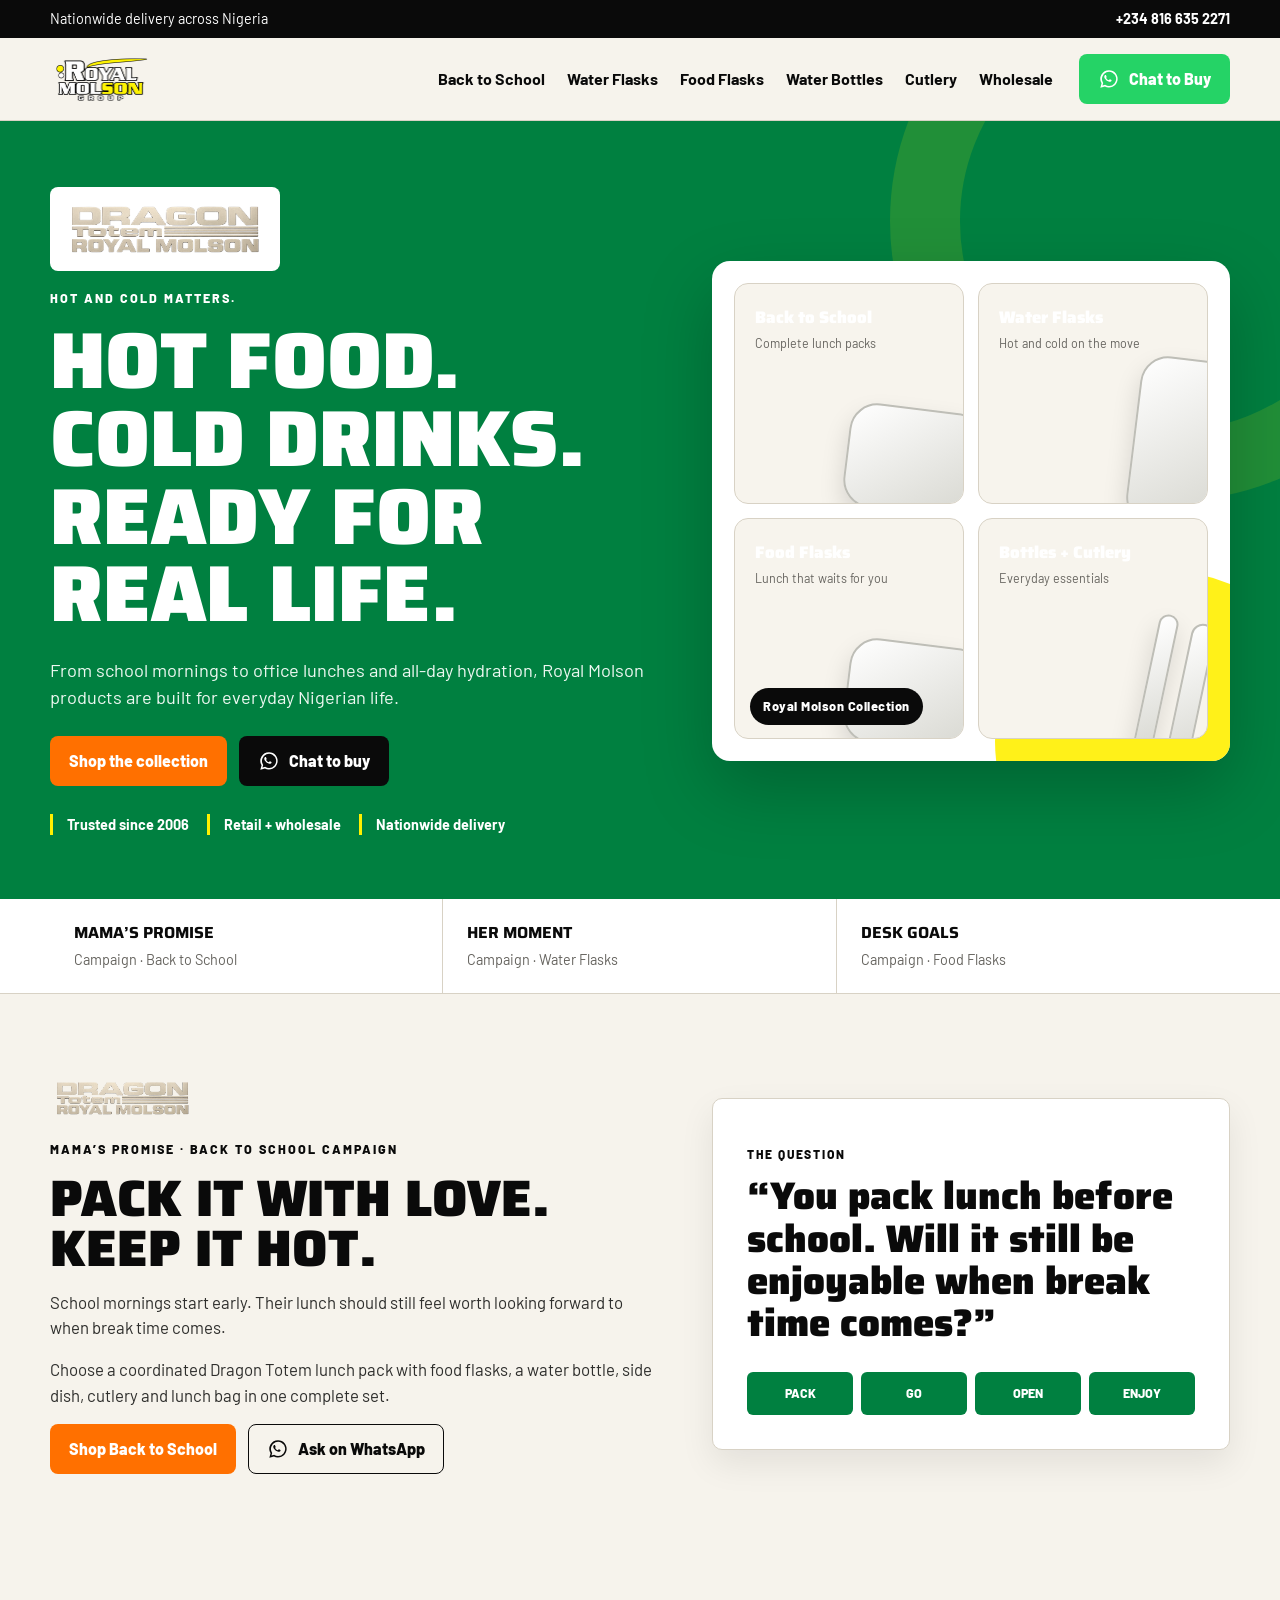
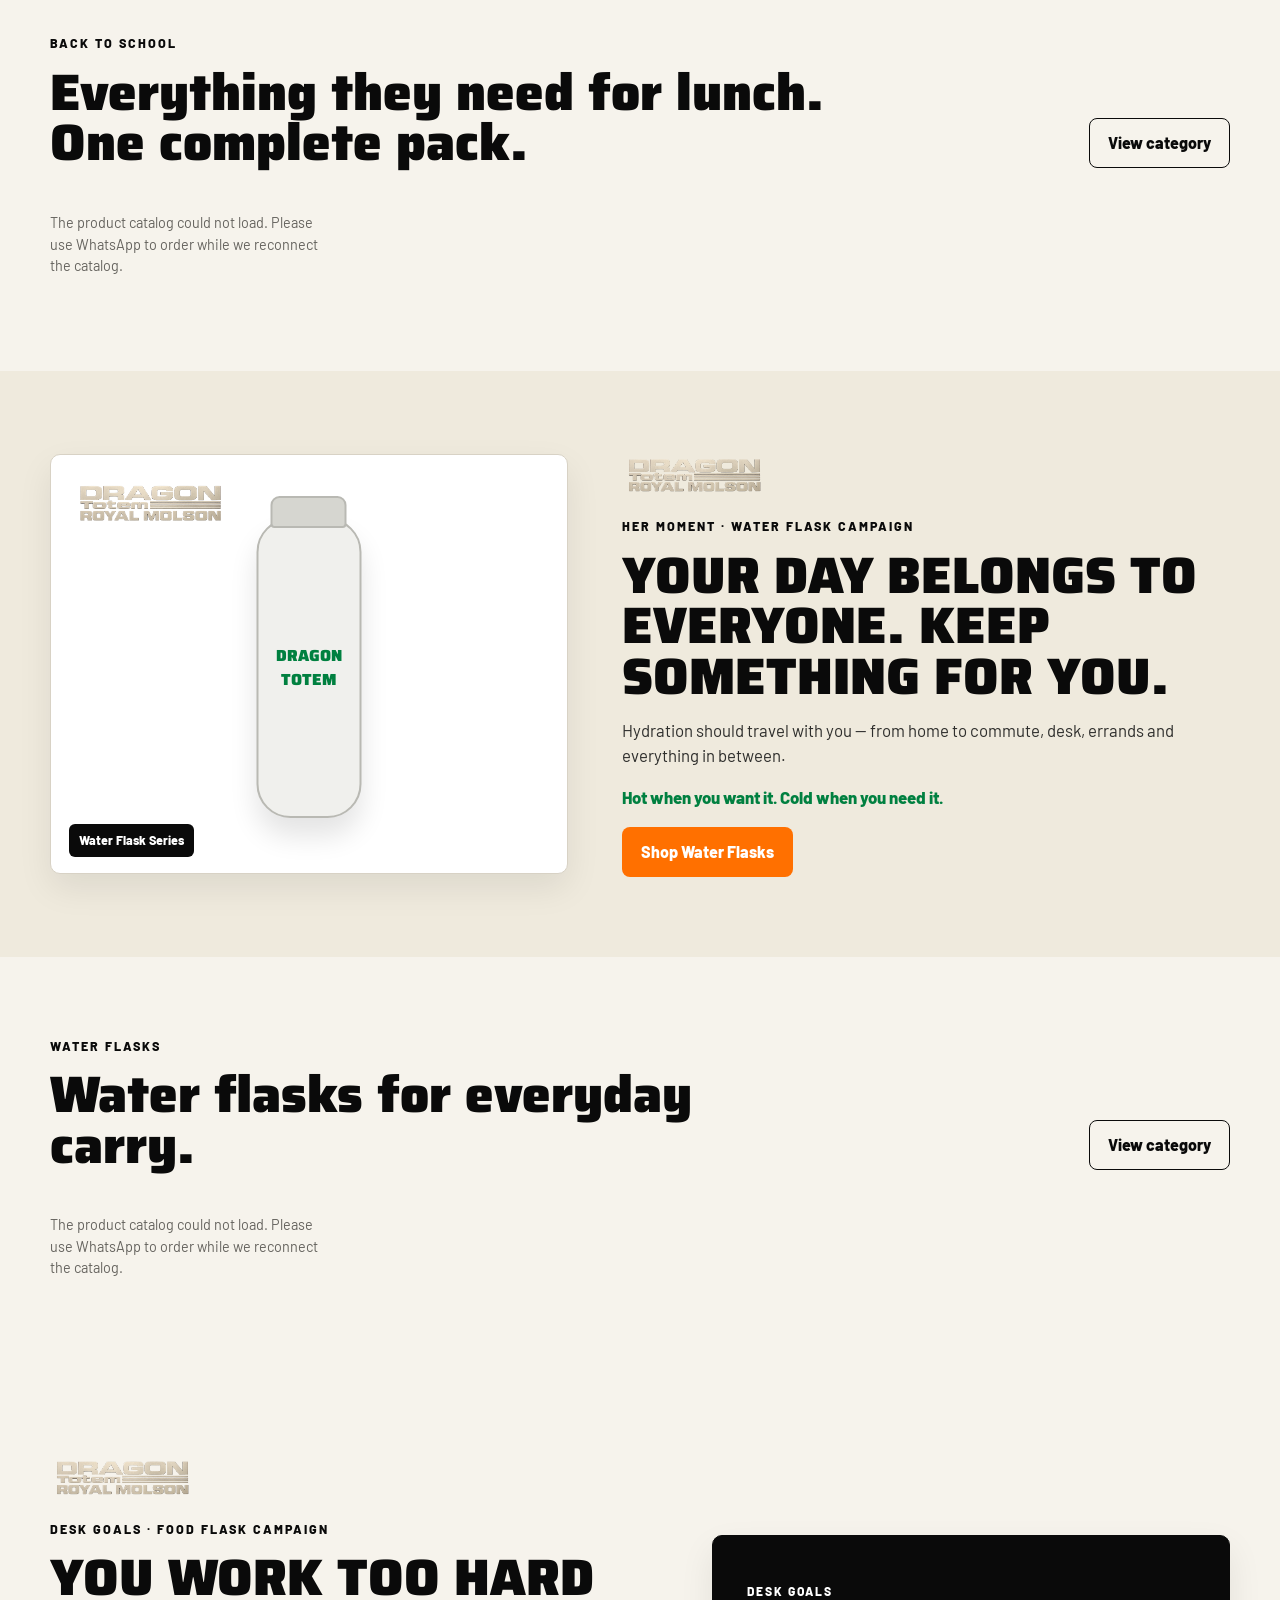
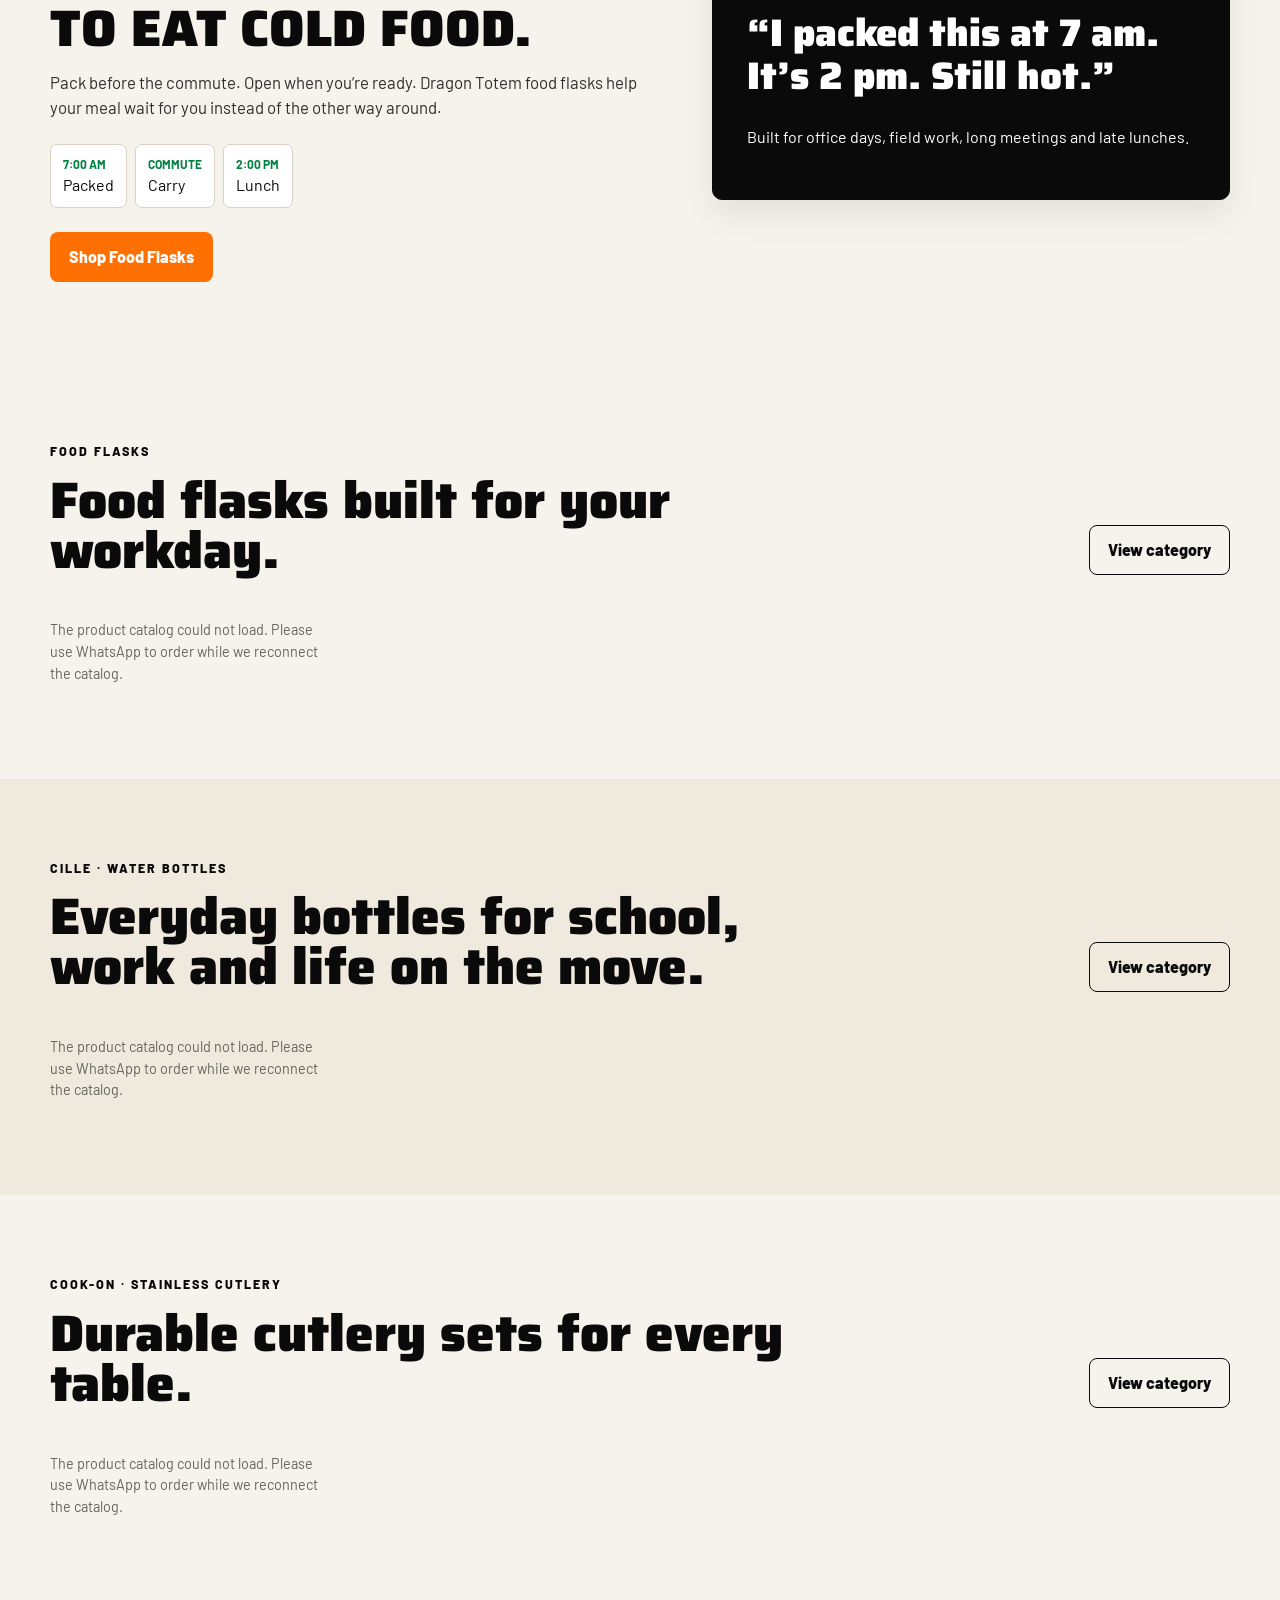
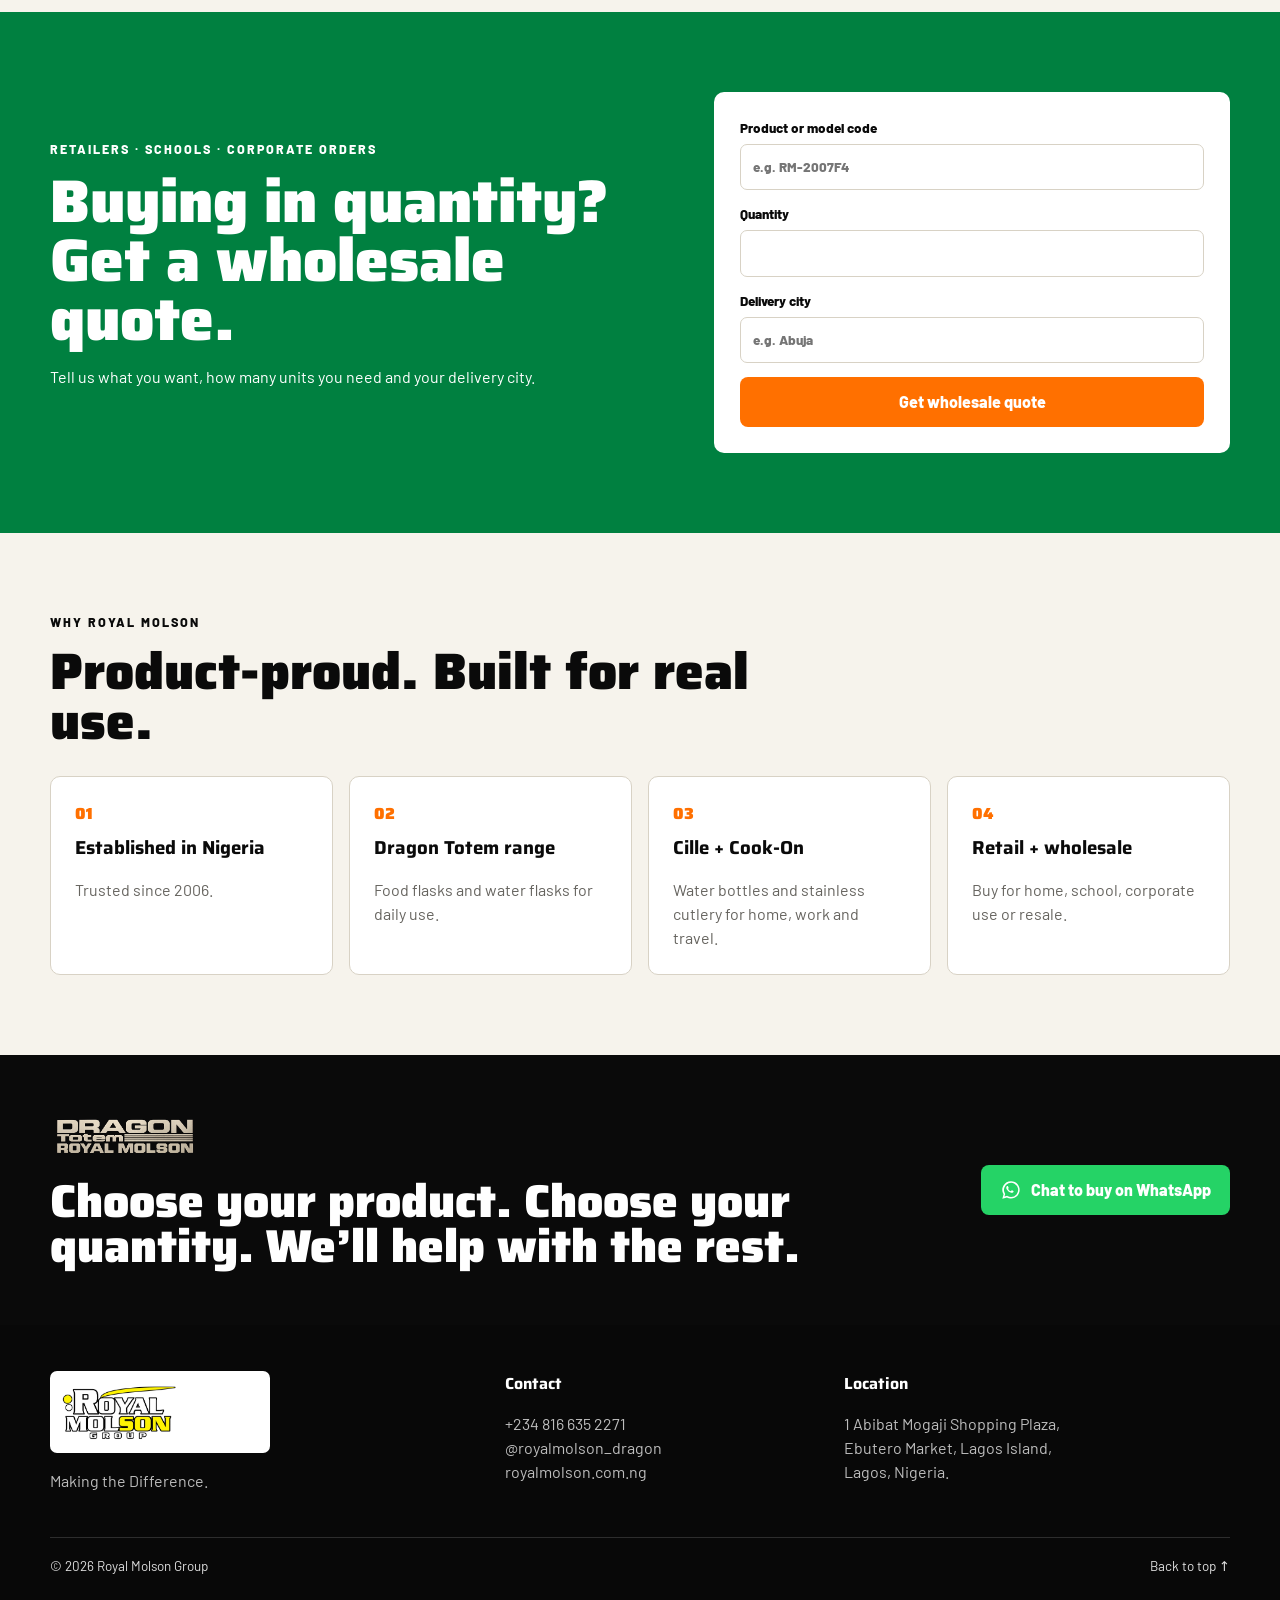
<file: index.html>
<!doctype html>
<html lang="en">
<head>
<meta charset="utf-8"><meta name="viewport" content="width=device-width, initial-scale=1"><meta name="theme-color" content="#008040"><meta name="description" content="Shop Dragon Totem back-to-school lunch packs, food flasks, water flasks, Cille water bottles and Cook-On cutlery from Royal Molson Group."><title>Royal Molson Group — Dragon Totem</title>
<link rel="icon" type="image/png" href="brand/Royal_Molson_Group_Logo_Mark.png"><link rel="apple-touch-icon" href="brand/Royal_Molson_Group_Logo_Mark.png"><link rel="preconnect" href="https://fonts.googleapis.com"><link rel="preconnect" href="https://fonts.gstatic.com" crossorigin><link href="https://fonts.googleapis.com/css2?family=Barlow:wght@400;500;600;700&family=Saira:ital,wght@0,800;0,900;1,900&display=swap" rel="stylesheet"><link rel="stylesheet" href="styles.css"><script defer src="sanity.js"></script><script defer src="app.js"></script>
</head>
<body><a class="skip-link" href="#main">Skip to content</a>
<div class="utility-bar"><div class="shell utility-inner"><span>Nationwide delivery across Nigeria</span><a href="tel:+2348166352271">+234 816 635 2271</a></div></div>
<header class="site-header" id="top"><div class="shell nav-wrap"><a class="brand official-brand" href="#top"><img class="brand-wordmark" src="brand/Royal_Molson_Group_Word_Mark%20copy.webp" alt="Royal Molson Group"></a><button class="nav-toggle" type="button" aria-expanded="false" aria-controls="main-nav">Menu</button><nav id="main-nav" class="main-nav"><a href="category.html?slug=back-to-school">Back to School</a><a href="category.html?slug=water-flasks">Water Flasks</a><a href="category.html?slug=food-flasks">Food Flasks</a><a href="category.html?slug=water-bottles">Water Bottles</a><a href="category.html?slug=cutlery">Cutlery</a><a href="#wholesale">Wholesale</a></nav><a class="button desktop-chat wa-with-icon" data-wa="general" href="#">Chat to Buy</a></div></header>
<main id="main">
<section class="hero"><div class="shell hero-grid"><div class="hero-copy"><img class="dragon-logo hero-dragon-logo" src="brand/Dragon%20Totem%20Logo.png" alt="Dragon Totem"><p class="eyebrow">HOT AND COLD MATTERS.</p><h1>HOT FOOD. COLD DRINKS. READY FOR REAL LIFE.</h1><p class="hero-lede">From school mornings to office lunches and all-day hydration, Royal Molson products are built for everyday Nigerian life.</p><div class="hero-actions"><a class="button button-primary" href="category.html?slug=back-to-school">Shop the collection</a><a class="button button-ink wa-with-icon" data-wa="general" href="#">Chat to buy</a></div><div class="proof-row"><span>Trusted since 2006</span><span>Retail + wholesale</span><span>Nationwide delivery</span></div></div><div class="hero-product"><div class="hero-visual" aria-label="Animated overview of Royal Molson product categories"><div class="hero-panel"><div class="hero-tile"><strong>Back to School</strong><span>Complete lunch packs</span><i class="hero-shape jar"></i></div><div class="hero-tile"><strong>Water Flasks</strong><span>Hot and cold on the move</span><i class="hero-shape"></i></div><div class="hero-tile"><strong>Food Flasks</strong><span>Lunch that waits for you</span><i class="hero-shape jar"></i></div><div class="hero-tile"><strong>Bottles + Cutlery</strong><span>Everyday essentials</span><i class="hero-shape cutlery"></i></div></div><span class="hero-visual-badge">Royal Molson Collection</span></div></div></div></section>
<section class="campaign-nav"><div class="shell campaign-nav-grid"><a href="#mamas-promise"><strong>MAMA’S PROMISE</strong><span>Campaign · Back to School</span></a><a href="#her-moment"><strong>HER MOMENT</strong><span>Campaign · Water Flasks</span></a><a href="#desk-goals"><strong>DESK GOALS</strong><span>Campaign · Food Flasks</span></a></div></section>
<section class="campaign section" id="mamas-promise"><div class="shell split-grid"><div class="campaign-copy"><img class="dragon-logo section-dragon-logo" src="brand/Dragon%20Totem%20Logo.png" alt="Dragon Totem"><p class="eyebrow">MAMA’S PROMISE · BACK TO SCHOOL CAMPAIGN</p><h2>PACK IT WITH LOVE. KEEP IT HOT.</h2><p>School mornings start early. Their lunch should still feel worth looking forward to when break time comes.</p><p>Choose a coordinated Dragon Totem lunch pack with food flasks, a water bottle, side dish, cutlery and lunch bag in one complete set.</p><div class="campaign-actions"><a class="button button-primary" href="category.html?slug=back-to-school">Shop Back to School</a><a class="button button-outline wa-with-icon" data-wa="mama" href="#">Ask on WhatsApp</a></div></div><div class="story-card"><p class="story-kicker">THE QUESTION</p><blockquote>“You pack lunch before school. Will it still be enjoyable when break time comes?”</blockquote><div class="story-flow"><span>PACK</span><span>GO</span><span>OPEN</span><span>ENJOY</span></div></div></div></section>
<section class="section products-section" id="school-packs"><div class="shell"><div class="section-heading"><div><p class="eyebrow">BACK TO SCHOOL</p><h2>Everything they need for lunch. One complete pack.</h2></div><a class="button button-outline" href="category.html?slug=back-to-school">View category</a></div><div class="product-grid" id="school-products"></div></div></section>
<section class="campaign section alt" id="her-moment"><div class="shell split-grid reverse"><div class="product-stage campaign-stage"><img class="stage-brand-logo" src="brand/Dragon%20Totem%20Logo.png" alt="Dragon Totem"><div class="bottle bottle-slim"><span>DRAGON<br>TOTEM</span></div><div class="stage-label">Water Flask Series</div></div><div class="campaign-copy"><img class="dragon-logo section-dragon-logo" src="brand/Dragon%20Totem%20Logo.png" alt="Dragon Totem"><p class="eyebrow">HER MOMENT · WATER FLASK CAMPAIGN</p><h2>YOUR DAY BELONGS TO EVERYONE. KEEP SOMETHING FOR YOU.</h2><p>Hydration should travel with you — from home to commute, desk, errands and everything in between.</p><p class="benefit-line">Hot when you want it. Cold when you need it.</p><a class="button button-primary" href="category.html?slug=water-flasks">Shop Water Flasks</a></div></div></section>
<section class="section products-section" id="water-products"><div class="shell"><div class="section-heading"><div><p class="eyebrow">WATER FLASKS</p><h2>Water flasks for everyday carry.</h2></div><a class="button button-outline" href="category.html?slug=water-flasks">View category</a></div><div class="product-grid" id="water-product-grid"></div></div></section>
<section class="campaign section" id="desk-goals"><div class="shell split-grid"><div class="campaign-copy"><img class="dragon-logo section-dragon-logo" src="brand/Dragon%20Totem%20Logo.png" alt="Dragon Totem"><p class="eyebrow">DESK GOALS · FOOD FLASK CAMPAIGN</p><h2>YOU WORK TOO HARD TO EAT COLD FOOD.</h2><p>Pack before the commute. Open when you’re ready. Dragon Totem food flasks help your meal wait for you instead of the other way around.</p><div class="timeline"><span><b>7:00 AM</b> Packed</span><span><b>COMMUTE</b> Carry</span><span><b>2:00 PM</b> Lunch</span></div><a class="button button-primary" href="category.html?slug=food-flasks">Shop Food Flasks</a></div><div class="story-card dark-card"><p class="story-kicker">DESK GOALS</p><blockquote>“I packed this at 7 am. It’s 2 pm. Still hot.”</blockquote><p>Built for office days, field work, long meetings and late lunches.</p></div></div></section>
<section class="section products-section" id="food-products"><div class="shell"><div class="section-heading"><div><p class="eyebrow">FOOD FLASKS</p><h2>Food flasks built for your workday.</h2></div><a class="button button-outline" href="category.html?slug=food-flasks">View category</a></div><div class="product-grid" id="food-product-grid"></div></div></section>
<section class="section products-section alt" id="water-bottles"><div class="shell"><div class="section-heading"><div><p class="eyebrow">CILLE · WATER BOTTLES</p><h2>Everyday bottles for school, work and life on the move.</h2></div><a class="button button-outline" href="category.html?slug=water-bottles">View category</a></div><div class="product-grid" id="water-bottle-grid"></div></div></section>
<section class="section products-section" id="cutlery-products"><div class="shell"><div class="section-heading"><div><p class="eyebrow">COOK-ON · STAINLESS CUTLERY</p><h2>Durable cutlery sets for every table.</h2></div><a class="button button-outline" href="category.html?slug=cutlery">View category</a></div><div class="product-grid" id="cutlery-product-grid"></div></div></section>
<section class="section wholesale" id="wholesale"><div class="shell wholesale-grid"><div><p class="eyebrow">RETAILERS · SCHOOLS · CORPORATE ORDERS</p><h2>Buying in quantity? Get a wholesale quote.</h2><p>Tell us what you want, how many units you need and your delivery city.</p></div><form class="quote-card" id="quote-form"><label>Product or model code<input name="product" required placeholder="e.g. RM-2007F4"></label><label>Quantity<input name="quantity" type="number" min="1" required></label><label>Delivery city<input name="city" required placeholder="e.g. Abuja"></label><button class="button button-primary" type="submit">Get wholesale quote</button></form></div></section>
<section class="section trust-section"><div class="shell"><div class="section-heading"><div><p class="eyebrow">WHY ROYAL MOLSON</p><h2>Product-proud. Built for real use.</h2></div></div><div class="trust-grid"><article><span>01</span><h3>Established in Nigeria</h3><p>Trusted since 2006.</p></article><article><span>02</span><h3>Dragon Totem range</h3><p>Food flasks and water flasks for daily use.</p></article><article><span>03</span><h3>Cille + Cook-On</h3><p>Water bottles and stainless cutlery for home, work and travel.</p></article><article><span>04</span><h3>Retail + wholesale</h3><p>Buy for home, school, corporate use or resale.</p></article></div></div></section>
<section class="final-cta"><div class="shell final-cta-inner"><div><img class="dragon-logo footer-dragon-logo" src="brand/Dragon%20Totem%20Logo.png" alt="Dragon Totem"><h2>Choose your product. Choose your quantity. We’ll help with the rest.</h2></div><a class="button desktop-chat wa-with-icon" data-wa="general" href="#">Chat to buy on WhatsApp</a></div></section>
</main>
<footer class="site-footer"><div class="shell footer-grid"><div><img class="footer-wordmark" src="brand/Royal_Molson_Group_Word_Mark%20copy.webp" alt="Royal Molson Group"><p>Making the Difference.</p></div><div><strong>Contact</strong><p>+234 816 635 2271<br>@royalmolson_dragon<br>royalmolson.com.ng</p></div><div><strong>Location</strong><p>1 Abibat Mogaji Shopping Plaza,<br>Ebutero Market, Lagos Island,<br>Lagos, Nigeria.</p></div></div><div class="shell footer-bottom"><span>© <span id="year"></span> Royal Molson Group</span><a href="#top">Back to top ↑</a></div></footer>
<a class="floating-wa" data-wa="general" href="#" aria-label="Chat to buy on WhatsApp"></a>
</body></html>
</file>
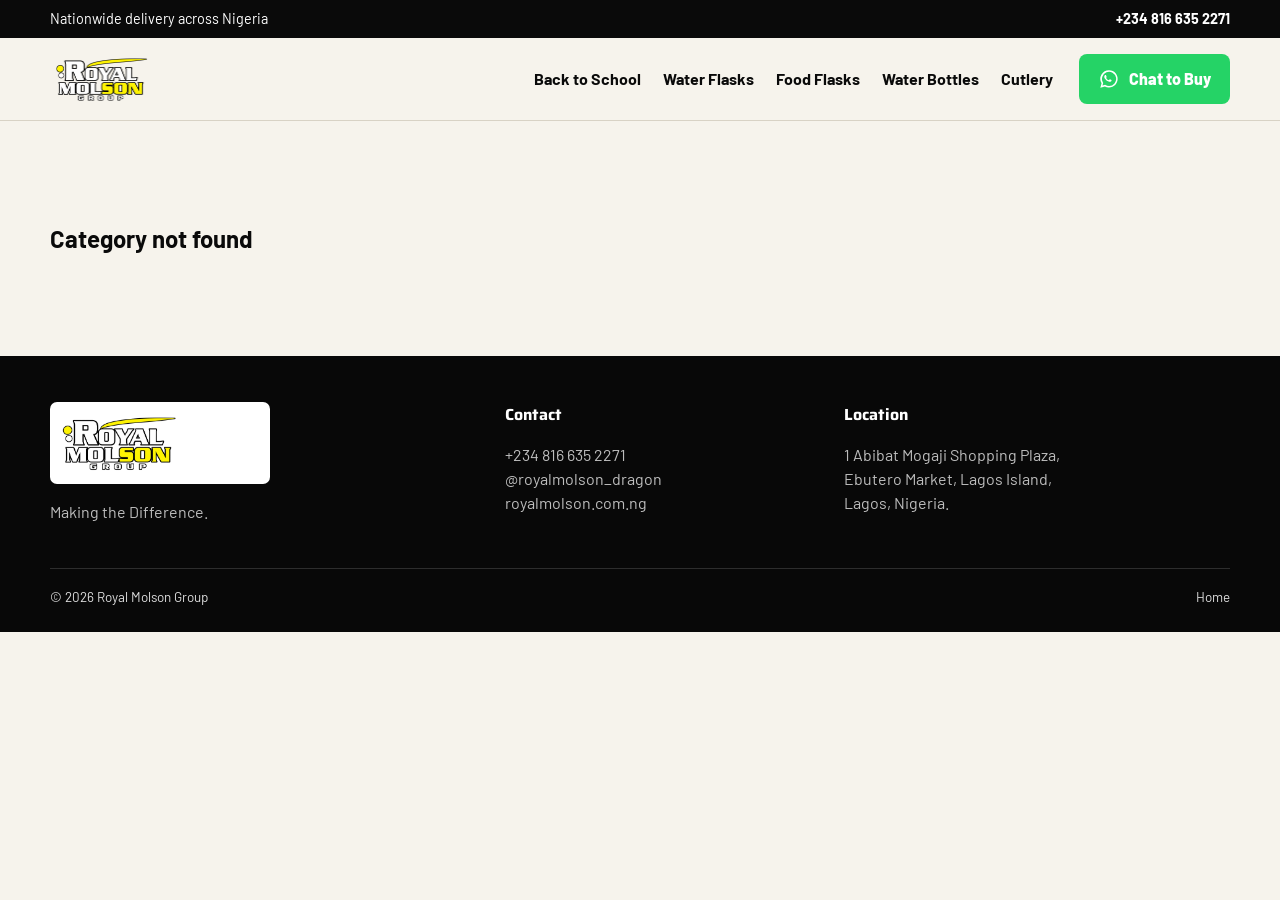
<file: category.html>
<!doctype html><html lang="en"><head><meta charset="utf-8"><meta name="viewport" content="width=device-width,initial-scale=1"><meta name="theme-color" content="#008040"><title>Category — Royal Molson Group</title><link rel="icon" type="image/png" href="brand/Royal_Molson_Group_Logo_Mark.png"><link rel="apple-touch-icon" href="brand/Royal_Molson_Group_Logo_Mark.png"><link rel="preconnect" href="https://fonts.googleapis.com"><link rel="preconnect" href="https://fonts.gstatic.com" crossorigin><link href="https://fonts.googleapis.com/css2?family=Barlow:wght@400;500;600;700&family=Saira:ital,wght@0,800;0,900;1,900&display=swap" rel="stylesheet"><link rel="stylesheet" href="styles.css"><script defer src="sanity.js"></script><script defer src="commerce-pages.js"></script></head><body><div class="utility-bar"><div class="shell utility-inner"><span>Nationwide delivery across Nigeria</span><a href="tel:+2348166352271">+234 816 635 2271</a></div></div><header class="site-header"><div class="shell nav-wrap"><a class="brand official-brand" href="index.html"><img class="brand-wordmark" src="brand/Royal_Molson_Group_Word_Mark%20copy.webp" alt="Royal Molson Group"></a><button class="nav-toggle" type="button" aria-expanded="false" aria-controls="main-nav">Menu</button><nav id="main-nav" class="main-nav"><a href="category.html?slug=back-to-school">Back to School</a><a href="category.html?slug=water-flasks">Water Flasks</a><a href="category.html?slug=food-flasks">Food Flasks</a><a href="category.html?slug=water-bottles">Water Bottles</a><a href="category.html?slug=cutlery">Cutlery</a></nav><a class="button desktop-chat wa-with-icon" data-wa="general" href="#">Chat to Buy</a></div></header><main id="category-page"><section class="section"><div class="shell"><p class="product-meta">Loading category…</p></div></section></main><footer class="site-footer"><div class="shell footer-grid"><div><img class="footer-wordmark" src="brand/Royal_Molson_Group_Word_Mark%20copy.webp" alt="Royal Molson Group"><p>Making the Difference.</p></div><div><strong>Contact</strong><p>+234 816 635 2271<br>@royalmolson_dragon<br>royalmolson.com.ng</p></div><div><strong>Location</strong><p>1 Abibat Mogaji Shopping Plaza,<br>Ebutero Market, Lagos Island,<br>Lagos, Nigeria.</p></div></div><div class="shell footer-bottom"><span>© <span id="year"></span> Royal Molson Group</span><a href="index.html">Home</a></div></footer><a class="floating-wa" data-wa="general" href="#" aria-label="Chat to buy on WhatsApp"></a></body></html>
</file>
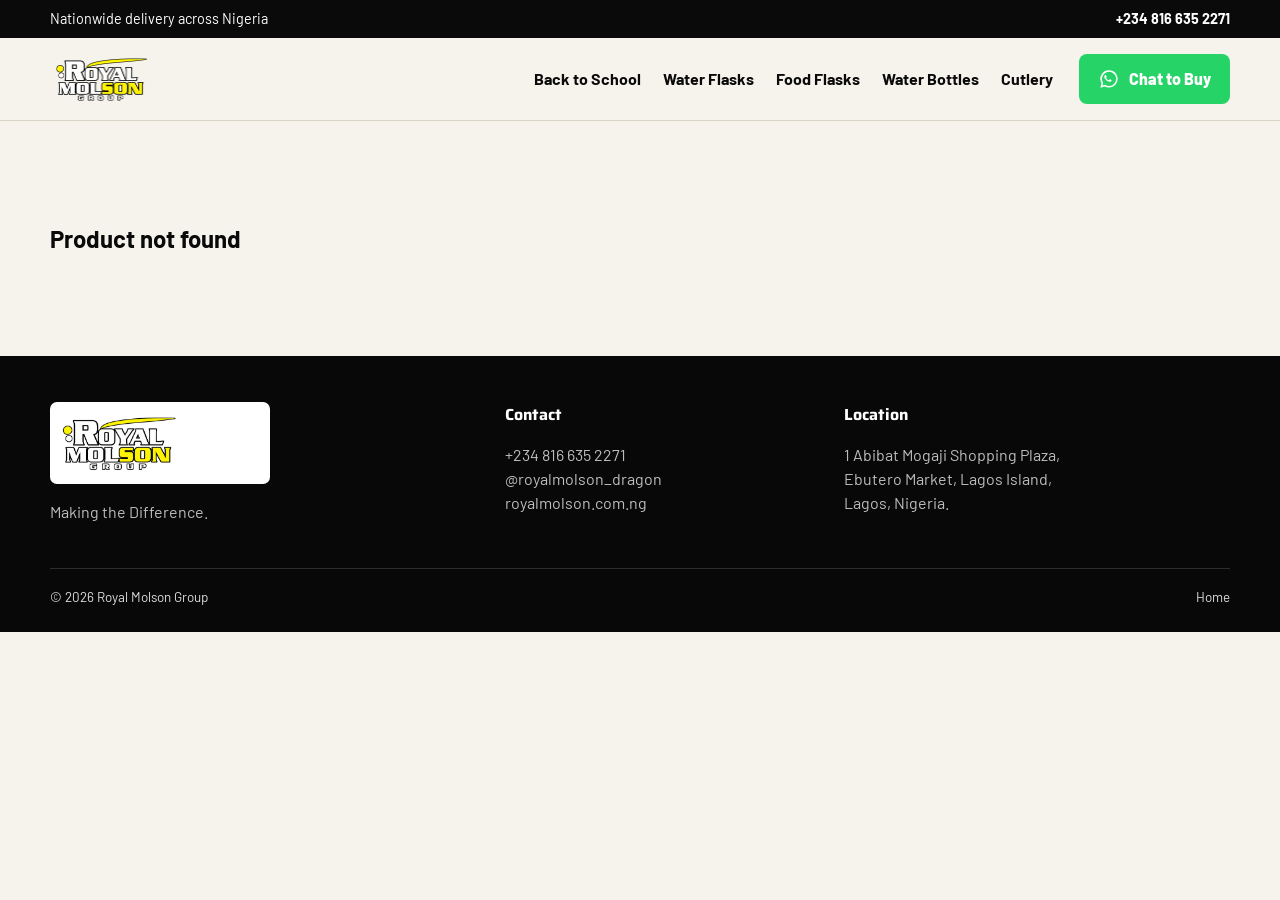
<file: product.html>
<!doctype html><html lang="en"><head><meta charset="utf-8"><meta name="viewport" content="width=device-width,initial-scale=1"><meta name="theme-color" content="#008040"><title>Product — Royal Molson Group</title><link rel="icon" type="image/png" href="brand/Royal_Molson_Group_Logo_Mark.png"><link rel="apple-touch-icon" href="brand/Royal_Molson_Group_Logo_Mark.png"><link rel="preconnect" href="https://fonts.googleapis.com"><link rel="preconnect" href="https://fonts.gstatic.com" crossorigin><link href="https://fonts.googleapis.com/css2?family=Barlow:wght@400;500;600;700&family=Saira:ital,wght@0,800;0,900;1,900&display=swap" rel="stylesheet"><link rel="stylesheet" href="styles.css"><script defer src="sanity.js"></script><script defer src="commerce-pages.js"></script></head><body><div class="utility-bar"><div class="shell utility-inner"><span>Nationwide delivery across Nigeria</span><a href="tel:+2348166352271">+234 816 635 2271</a></div></div><header class="site-header"><div class="shell nav-wrap"><a class="brand official-brand" href="index.html"><img class="brand-wordmark" src="brand/Royal_Molson_Group_Word_Mark%20copy.webp" alt="Royal Molson Group"></a><button class="nav-toggle" type="button" aria-expanded="false" aria-controls="main-nav">Menu</button><nav id="main-nav" class="main-nav"><a href="category.html?slug=back-to-school">Back to School</a><a href="category.html?slug=water-flasks">Water Flasks</a><a href="category.html?slug=food-flasks">Food Flasks</a><a href="category.html?slug=water-bottles">Water Bottles</a><a href="category.html?slug=cutlery">Cutlery</a></nav><a class="button desktop-chat wa-with-icon" data-wa="general" href="#">Chat to Buy</a></div></header><main id="product-page"><section class="section"><div class="shell"><p class="product-meta">Loading product…</p></div></section></main><footer class="site-footer"><div class="shell footer-grid"><div><img class="footer-wordmark" src="brand/Royal_Molson_Group_Word_Mark%20copy.webp" alt="Royal Molson Group"><p>Making the Difference.</p></div><div><strong>Contact</strong><p>+234 816 635 2271<br>@royalmolson_dragon<br>royalmolson.com.ng</p></div><div><strong>Location</strong><p>1 Abibat Mogaji Shopping Plaza,<br>Ebutero Market, Lagos Island,<br>Lagos, Nigeria.</p></div></div><div class="shell footer-bottom"><span>© <span id="year"></span> Royal Molson Group</span><a href="index.html">Home</a></div></footer><a class="floating-wa" data-wa="general" href="#" aria-label="Chat to buy on WhatsApp"></a></body></html>
</file>
<file: styles.css>
:root{--green:#008040;--green-dark:#006b35;--orange:#FF7000;--yellow:#FFF000;--ink:#0A0A0A;--paper:#F6F3EC;--card:#FFFFFF;--muted:#66645F;--line:#D8D2C5;--shadow:0 14px 34px rgba(10,10,10,.08);--radius:10px;--shell:min(1180px,calc(100% - 36px))}*{box-sizing:border-box}html{scroll-behavior:smooth}body{margin:0;font-family:"Barlow",system-ui,sans-serif;color:var(--ink);background:var(--paper);line-height:1.5}body.lightbox-open{overflow:hidden}a{color:inherit;text-decoration:none}button,input{font:inherit}img{max-width:100%;display:block}.shell{width:var(--shell);margin-inline:auto}.skip-link{position:absolute;left:-9999px}.skip-link:focus{left:12px;top:12px;z-index:999;background:#fff;padding:10px 14px;border:3px solid var(--green)}.utility-bar{background:var(--ink);color:#fff;font-size:.9rem}.utility-inner{display:flex;justify-content:space-between;gap:18px;padding:8px 0}.utility-inner a{font-weight:700}.site-header{position:sticky;top:0;z-index:50;background:rgba(246,243,236,.97);border-bottom:1px solid var(--line);backdrop-filter:blur(10px)}.nav-wrap{min-height:82px;display:flex;align-items:center;gap:26px}.brand{margin-right:auto}.official-brand{display:flex;align-items:center;height:60px}.brand-wordmark{width:188px;max-height:58px;object-fit:contain;object-position:left center}.main-nav{display:flex;gap:22px;font-weight:700}.main-nav a:hover{color:var(--green)}.nav-toggle{display:none;background:transparent;border:1px solid var(--ink);border-radius:8px;padding:8px 12px}.button{display:inline-flex;align-items:center;justify-content:center;gap:9px;min-height:48px;padding:12px 18px;border-radius:8px;border:1.5px solid transparent;font-weight:800;cursor:pointer;transition:.18s ease}.button:hover{transform:translateY(-2px)}.button:focus-visible,a:focus-visible,input:focus-visible,button:focus-visible{outline:3px solid var(--green);outline-offset:3px}.button-primary{background:var(--orange);color:#fff}.button-primary:hover{background:#e96400}.button-ink{background:var(--ink);color:#fff}.button-outline{border-color:var(--ink);background:transparent}.hero{position:relative;overflow:hidden;background:var(--green);color:#fff;padding:66px 0 64px}.hero:before,.category-hero:before{content:"";position:absolute;width:420px;height:420px;border:70px solid rgba(255,240,0,.13);border-radius:50%;right:-170px;top:-180px;animation:heroOrbit 12s linear infinite}.hero-grid,.split-grid{display:grid;grid-template-columns:1.08fr .92fr;gap:54px;align-items:center}.hero-copy,.hero-product,.category-hero-grid{position:relative;z-index:2}.eyebrow{margin:0 0 14px;font-size:.78rem;letter-spacing:.16em;font-weight:800}.dragon-logo{object-fit:contain;object-position:left center}.hero-dragon-logo{width:230px;max-height:92px;margin:0 0 18px;padding:8px 12px;background:#fff;border-radius:8px}.section-dragon-logo{width:145px;max-height:62px;margin-bottom:18px}.hero h1,.campaign h2,.section h2,.final-cta h2,.category-hero h1,.product-buy-panel h1{font-family:"Saira";font-weight:900;line-height:.98;margin:0}.hero h1{font-size:clamp(3rem,6.2vw,6.2rem);max-width:900px}.hero-lede{font-size:1.14rem;max-width:660px;margin:24px 0;color:#eef8f2}.hero-actions,.campaign-actions{display:flex;gap:12px;flex-wrap:wrap}.proof-row{display:flex;gap:18px;flex-wrap:wrap;margin-top:28px;font-size:.9rem;font-weight:700}.proof-row span{padding-left:14px;border-left:3px solid var(--yellow)}.hero-product{align-self:stretch;display:flex;flex-direction:column;justify-content:center}.hero-visual{position:relative;min-height:500px;border-radius:18px;background:#fff;overflow:hidden;box-shadow:0 28px 70px rgba(0,0,0,.22)}.hero-visual:after{content:"";position:absolute;width:340px;height:340px;border-radius:50%;background:var(--yellow);right:-105px;bottom:-150px;opacity:.9;animation:heroPulse 6s ease-in-out infinite}.hero-panel{position:absolute;inset:22px;z-index:2;display:grid;grid-template-columns:1fr 1fr;gap:14px}.hero-tile{position:relative;border:1.5px solid var(--line);border-radius:14px;padding:20px;overflow:hidden;background:#f7f4ed;animation:heroTile 8s ease-in-out infinite}.hero-tile:nth-child(2){animation-delay:-2s}.hero-tile:nth-child(3){animation-delay:-4s}.hero-tile:nth-child(4){animation-delay:-6s}.hero-tile strong{font:900 1.05rem "Saira";display:block;max-width:140px}.hero-tile span{font-size:.78rem;color:var(--muted)}.hero-shape{position:absolute;right:-18px;bottom:-25px;width:92px;height:170px;border-radius:28px;background:linear-gradient(145deg,#fff,#d6d6cf);border:2px solid #bebeb7;box-shadow:0 12px 25px rgba(0,0,0,.13);transform:rotate(7deg)}.hero-shape.jar{width:135px;height:105px;border-radius:28px;right:-18px;bottom:-10px}.hero-shape.cutlery{width:20px;height:150px;border-radius:12px;right:42px;transform:rotate(12deg)}.hero-shape.cutlery:after{content:"";position:absolute;left:32px;top:0;width:20px;height:150px;border-radius:12px;background:inherit;border:inherit}.hero-visual-badge{position:absolute;z-index:4;left:38px;bottom:36px;background:var(--ink);color:#fff;border-radius:999px;padding:9px 13px;font-weight:800;font-size:.8rem;letter-spacing:.04em}.campaign-nav{background:#fff;border-bottom:1px solid var(--line)}.campaign-nav-grid{display:grid;grid-template-columns:repeat(3,1fr)}.campaign-nav a{padding:22px 24px;border-right:1px solid var(--line)}.campaign-nav a:last-child{border-right:0}.campaign-nav strong,.campaign-nav span{display:block}.campaign-nav strong{font-family:"Saira"}.campaign-nav span{color:var(--muted);font-size:.9rem;margin-top:4px}.section{padding:80px 0}.section.alt{background:#efeadd}.campaign h2,.section h2{font-size:clamp(2.2rem,4vw,4.4rem)}.campaign-copy>p:not(.eyebrow){font-size:1.05rem;color:#2f2f2d;max-width:650px}.benefit-line{font-weight:800;color:var(--green)!important}.reverse{grid-template-columns:.92fr 1.08fr}.story-card{background:#fff;border:1.5px solid var(--line);border-radius:var(--radius);padding:34px;box-shadow:var(--shadow)}.story-card blockquote{font-family:"Saira";font-size:clamp(1.7rem,3vw,3.2rem);font-weight:900;line-height:1.1;margin:12px 0 28px}.story-kicker{font-size:.75rem;font-weight:800;letter-spacing:.16em}.story-flow{display:grid;grid-template-columns:repeat(4,1fr);gap:8px}.story-flow span{background:var(--green);color:#fff;padding:12px 8px;border-radius:6px;text-align:center;font-size:.78rem;font-weight:800}.dark-card{background:var(--ink);color:#fff;border-color:var(--ink)}.section-heading{display:flex;justify-content:space-between;align-items:end;gap:36px;margin-bottom:30px}.section-heading>p{max-width:420px;color:var(--muted);margin:0}.section-heading h2{max-width:780px}.product-grid{display:grid;grid-template-columns:repeat(4,1fr);gap:18px}.product-card{background:#fff;border:1.5px solid var(--line);border-radius:var(--radius);padding:16px;box-shadow:0 6px 18px rgba(10,10,10,.05);transition:.18s ease}.product-card:hover{transform:translateY(-3px);box-shadow:var(--shadow)}.product-visual{height:210px;border-radius:8px;background:#f0ede6;display:grid;place-items:center;margin-bottom:16px;position:relative;overflow:hidden}.product-visual img{width:100%;height:100%;object-fit:contain}.mini-flask{width:82px;height:135px;border-radius:24px;background:#ecece8;border:2px solid #b9b9b3;position:relative}.mini-flask:before{content:"";position:absolute;width:52px;height:20px;border:2px solid #b9b9b3;background:#d8d8d2;left:50%;top:-17px;transform:translateX(-50%);border-radius:7px}.mini-flask:after{content:"DRAGON";position:absolute;inset:0;display:grid;place-items:center;font:900 .62rem "Saira";color:var(--green)}.product-card h3{font-family:"Saira";font-size:1.12rem;line-height:1.1;margin:0 0 8px}.model{font-size:.76rem;letter-spacing:.08em;font-weight:800;color:var(--green)}.product-meta{font-size:.9rem;color:var(--muted);min-height:44px}.price-row{display:flex;justify-content:space-between;align-items:center;margin:16px 0 8px;gap:8px}.price{font-size:1.2rem;font-weight:800}.price-note{font-size:.72rem;color:var(--muted)}.wholesale-hint{font-size:.78rem;font-weight:700;color:var(--green);min-height:38px;margin:0 0 10px}.pricing-status{font-size:.78rem;min-height:38px;color:var(--muted);margin:-3px 0 10px}.pricing-status.qualified{background:#e8f6ee;color:var(--green-dark);padding:8px;border-radius:6px}.qty-control{display:grid;grid-template-columns:1fr 82px;gap:8px;margin-bottom:10px}.qty-control input{width:100%;border:1.5px solid var(--line);border-radius:7px;padding:10px;background:#fff}.card-actions{display:grid;grid-template-columns:1fr 1fr;gap:8px}.card-actions .button{min-height:42px;padding:9px 10px;font-size:.88rem}.product-stage{position:relative;background:#fff;border:1.5px solid var(--line);border-radius:var(--radius);min-height:360px;overflow:hidden;box-shadow:var(--shadow)}.stage-brand-logo{position:absolute;top:22px;left:22px;width:155px;max-height:70px;object-fit:contain;z-index:2}.stage-label{position:absolute;left:18px;bottom:16px;background:var(--ink);color:#fff;padding:7px 10px;border-radius:6px;font-size:.78rem;font-weight:800}.bottle,.food-jar{position:absolute;background:#f0f0ed;border:2px solid #b9b9b3;box-shadow:0 18px 28px rgba(0,0,0,.11);display:flex;align-items:center;justify-content:center;text-align:center;font-family:"Saira";font-weight:900;color:var(--green)}.bottle:before,.food-jar:before{content:"";position:absolute;top:-24px;background:#d6d6d0;border:2px solid #b9b9b3}.bottle{width:120px;height:310px;border-radius:34px;right:20%;bottom:55px}.bottle:before{width:72px;height:28px;border-radius:9px 9px 4px 4px}.bottle-slim{width:105px;height:300px;right:50%;transform:translateX(50%)}.food-jar{width:190px;height:190px;border-radius:38px;left:14%;bottom:55px}.food-jar:before{width:150px;height:34px;border-radius:12px}.campaign-stage{min-height:420px}.timeline{display:flex;gap:8px;flex-wrap:wrap;margin:24px 0}.timeline span{background:#fff;border:1px solid var(--line);padding:10px 12px;border-radius:7px}.timeline b{display:block;font-size:.75rem;color:var(--green)}.wholesale{background:var(--green);color:#fff}.wholesale-grid{display:grid;grid-template-columns:1fr .85fr;gap:58px;align-items:center}.wholesale h2{font-size:clamp(2.5rem,4.7vw,5rem)}.quote-card{background:#fff;color:var(--ink);border-radius:var(--radius);padding:26px;display:grid;gap:14px}.quote-card label{display:grid;gap:6px;font-size:.84rem;font-weight:800}.quote-card input{border:1.5px solid var(--line);border-radius:7px;padding:12px}.trust-grid{display:grid;grid-template-columns:repeat(4,1fr);gap:16px}.trust-grid article{background:#fff;border:1.5px solid var(--line);border-radius:var(--radius);padding:24px}.trust-grid span{font-family:"Saira";font-weight:900;color:var(--orange)}.trust-grid h3{font-family:"Saira";margin:8px 0}.trust-grid p{color:var(--muted);margin-bottom:0}.final-cta{background:var(--ink);color:#fff;padding:56px 0}.final-cta-inner{display:flex;justify-content:space-between;gap:30px;align-items:center}.final-cta h2{font-size:clamp(2rem,3.6vw,4rem);max-width:850px}.footer-dragon-logo{width:150px;max-height:60px;margin-bottom:18px}.site-footer{background:#080808;color:#ddd;padding:46px 0 24px}.footer-grid{display:grid;grid-template-columns:1.1fr .8fr 1fr;gap:30px}.footer-grid strong{font-family:"Saira";color:#fff}.footer-grid p{color:#bdbdbd}.footer-wordmark{width:220px;max-height:82px;object-fit:contain;object-position:left center;background:#fff;border-radius:7px;padding:5px}.footer-bottom{border-top:1px solid #2d2d2d;margin-top:28px;padding-top:18px;display:flex;justify-content:space-between;font-size:.84rem}.wa-icon{width:22px;height:22px;display:block;flex:0 0 auto}.desktop-chat{background:#25D366;color:#fff}.floating-wa{display:none;position:fixed;right:16px;bottom:16px;z-index:90;width:58px;height:58px;border-radius:50%;background:#25D366;color:#fff;align-items:center;justify-content:center;box-shadow:0 12px 28px rgba(0,0,0,.24)}.floating-wa .wa-icon{width:31px;height:31px}.category-hero{position:relative;overflow:hidden;background:var(--green);color:#fff;padding:72px 0}.category-hero-grid{display:grid;grid-template-columns:1.05fr .95fr;gap:48px;align-items:center}.category-hero h1{font-size:clamp(3rem,6vw,6rem)}.category-hero p{max-width:650px;font-size:1.08rem}.category-motion{min-height:360px;position:relative;border:1px solid rgba(255,255,255,.35);border-radius:18px;background:rgba(255,255,255,.1);overflow:hidden}.category-motion img{position:absolute;inset:36px;width:calc(100% - 72px);height:calc(100% - 72px);object-fit:contain;background:#fff;border-radius:14px;padding:16px;animation:categoryFloat 5.5s ease-in-out infinite}.category-motion .motion-ring{position:absolute;width:230px;height:230px;border:42px solid var(--yellow);border-radius:50%;right:-70px;top:-80px;opacity:.85;animation:heroOrbit 9s linear infinite}.category-motion .motion-label{position:absolute;left:22px;bottom:20px;z-index:4;background:var(--ink);padding:8px 12px;border-radius:999px;font-weight:800}.category-motion.no-image:after{content:"Royal Molson\A Everyday products\A Retail + wholesale";white-space:pre;position:absolute;inset:0;display:grid;place-items:center;text-align:center;font:900 1.5rem/1.5 "Saira";letter-spacing:.05em}.breadcrumb{font-size:.86rem;color:var(--muted);margin:0 0 24px}.breadcrumb a{color:var(--green);font-weight:700}.product-detail-grid{display:grid;grid-template-columns:1.05fr .95fr;gap:48px;align-items:start}.product-main-image{min-height:520px;background:#fff;border:1.5px solid var(--line);border-radius:var(--radius);display:grid;place-items:center;padding:20px;cursor:zoom-in}.product-main-image img{width:100%;height:100%;max-height:520px;object-fit:contain}.large-placeholder{transform:scale(1.8)}.product-thumbs{display:flex;gap:10px;flex-wrap:wrap;margin-top:12px}.product-thumbs button{width:76px;height:76px;background:#fff;border:1.5px solid var(--line);border-radius:8px;padding:6px;cursor:pointer}.product-thumbs button.active{border-color:var(--green);box-shadow:0 0 0 2px rgba(0,128,64,.12)}.product-thumbs img{width:100%;height:100%;object-fit:contain}.product-buy-panel{background:#fff;border:1.5px solid var(--line);border-radius:var(--radius);padding:28px;box-shadow:var(--shadow)}.product-buy-panel h1{font-size:clamp(2.3rem,4vw,4.4rem);margin:8px 0 18px}.product-description{font-size:1.04rem;color:#333}.product-price-box{border-top:1px solid var(--line);border-bottom:1px solid var(--line);padding:18px 0;margin:20px 0;display:grid;gap:3px}.price-label{font-size:.76rem;text-transform:uppercase;letter-spacing:.1em;color:var(--muted);font-weight:700}.detail-price{font-size:2rem}.wholesale-banner{background:#fff7db;border-left:4px solid var(--yellow);padding:14px;margin:16px 0;border-radius:6px}.wholesale-banner.qualified{background:#e8f6ee;border-left-color:var(--green);color:var(--green-dark)}.detail-qty{display:grid;gap:7px;font-weight:800;margin:18px 0}.detail-qty input{width:140px;border:1.5px solid var(--line);border-radius:7px;padding:12px}.order-total{font-weight:800;font-size:1.05rem;margin:0 0 14px}.full-button{width:100%}.variation-group{margin:20px 0}.variation-group>strong{display:block;margin-bottom:9px}.swatches,.size-options{display:flex;gap:8px;flex-wrap:wrap}.swatch,.size-choice{display:inline-flex;align-items:center;gap:7px;border:1.5px solid var(--line);background:#fff;border-radius:999px;padding:8px 12px;cursor:pointer}.swatch span{width:20px;height:20px;border-radius:50%;border:1px solid #bbb}.swatch.active,.size-choice.active{border-color:var(--green);box-shadow:0 0 0 2px rgba(0,128,64,.12)}.feature-list{margin-top:28px;border-top:1px solid var(--line);padding-top:18px}.feature-list h3{font-family:"Saira"}.feature-list li{margin:6px 0}.related-section{padding-top:0}.lightbox{position:fixed;inset:0;z-index:120;background:rgba(0,0,0,.91);display:none;align-items:center;justify-content:center;padding:24px}.lightbox.open{display:flex}.lightbox img{max-width:min(92vw,1200px);max-height:86vh;object-fit:contain;background:#fff;border-radius:10px}.lightbox-close{position:absolute;right:22px;top:18px;width:46px;height:46px;border:0;border-radius:50%;background:#fff;color:#000;font-size:1.7rem;cursor:pointer}.lightbox-caption{position:absolute;left:50%;bottom:14px;transform:translateX(-50%);color:#fff;font-weight:700;text-align:center;width:min(90vw,900px)}@keyframes heroTile{0%,100%{transform:translateY(0) rotate(0)}50%{transform:translateY(-10px) rotate(.5deg)}}@keyframes heroPulse{0%,100%{transform:scale(1)}50%{transform:scale(1.1)}}@keyframes heroOrbit{to{transform:rotate(360deg)}}@keyframes categoryFloat{0%,100%{transform:translateY(0) scale(1)}50%{transform:translateY(-12px) scale(1.02)}}@media(prefers-reduced-motion:reduce){*,*:before,*:after{animation-duration:.001ms!important;animation-iteration-count:1!important;scroll-behavior:auto!important}}@media(max-width:980px){.desktop-chat{display:none}.nav-toggle{display:block}.main-nav{position:absolute;left:18px;right:18px;top:82px;background:#fff;border:1px solid var(--line);border-radius:10px;padding:14px;display:none;flex-direction:column;box-shadow:var(--shadow)}.main-nav.open{display:flex}.hero-grid,.split-grid,.reverse,.wholesale-grid,.category-hero-grid,.product-detail-grid{grid-template-columns:1fr}.hero-product{min-height:420px}.campaign-nav-grid{grid-template-columns:1fr}.campaign-nav a{border-right:0;border-bottom:1px solid var(--line)}.product-grid,.trust-grid{grid-template-columns:repeat(2,1fr)}.section-heading{align-items:start;flex-direction:column}.final-cta-inner{align-items:start;flex-direction:column}.product-main-image{min-height:400px}}@media(max-width:620px){:root{--shell:min(100% - 24px,1180px)}body{padding-bottom:76px}.utility-inner{font-size:.78rem}.utility-inner span{max-width:55%}.nav-wrap{min-height:70px;gap:12px}.official-brand{height:50px}.brand-wordmark{width:145px;max-height:46px}.main-nav{top:70px}.hero{padding:46px 0}.hero h1{font-size:clamp(2.55rem,13vw,4.6rem)}.hero-dragon-logo{width:190px}.hero-visual{min-height:390px}.hero-panel{inset:14px;gap:9px}.hero-tile{padding:14px}.hero-tile strong{font-size:.9rem}.hero-shape{transform:scale(.78) rotate(7deg);transform-origin:bottom right}.product-grid,.trust-grid{grid-template-columns:1fr}.section{padding:58px 0}.section-heading{gap:14px}.story-flow{grid-template-columns:repeat(2,1fr)}.footer-grid{grid-template-columns:1fr}.footer-bottom{gap:18px;flex-direction:column}.card-actions{grid-template-columns:1fr}.hero-actions .button,.campaign-actions .button{width:100%}.floating-wa{display:flex}.category-hero{padding:46px 0}.category-motion{min-height:280px}.product-main-image{min-height:320px}.product-buy-panel{padding:20px}.lightbox{padding:12px}.lightbox-close{right:12px;top:12px}.desktop-chat{display:none}}
</file>
